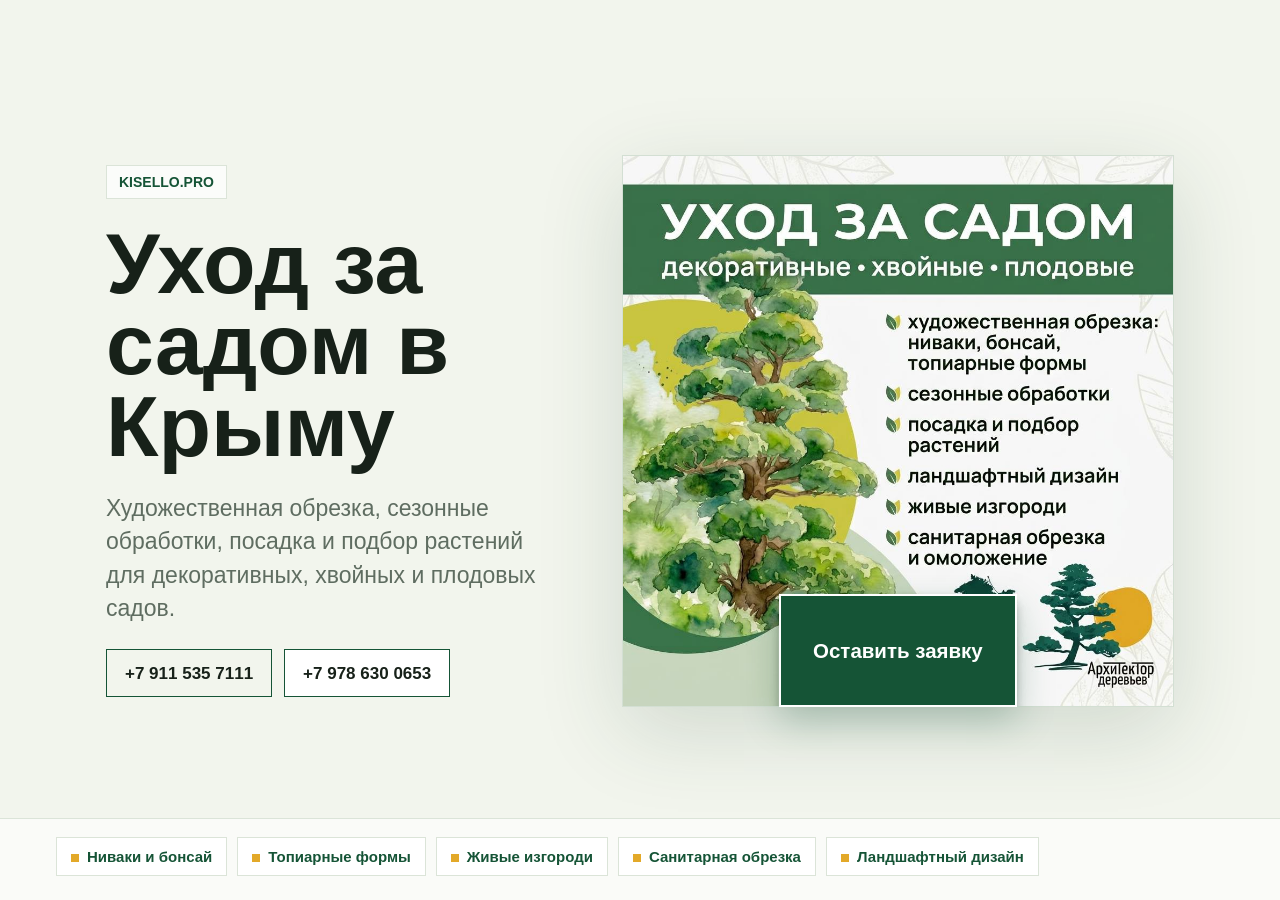
<file: index.html>
<!doctype html>
<html lang="ru">
<head>
  <meta charset="utf-8">
  <meta name="viewport" content="width=device-width, initial-scale=1">
  <meta name="description" content="Kisello.PRO - уход за садом, декоративными, хвойными и плодовыми растениями.">
  <title>Kisello.PRO - уход за садом</title>
  <link rel="stylesheet" href="styles.css">
</head>
<body>
  <main class="page-shell">
    <section class="hero" aria-label="Kisello.PRO">
      <div class="hero-copy">
        <p class="eyebrow">Kisello.PRO</p>
        <h1>Уход за садом в Крыму</h1>
        <p class="lead">Художественная обрезка, сезонные обработки, посадка и подбор растений для декоративных, хвойных и плодовых садов.</p>
        <div class="actions" aria-label="Контакты">
          <a class="phone-action" href="tel:+79115357111">+7 911 535 7111</a>
          <a class="secondary-action" href="tel:+79786300653">+7 978 630 0653</a>
        </div>
      </div>

      <figure class="poster">
        <img src="assets/placeholder.jpeg" alt="Уход за садом: декоративные, хвойные, плодовые. Kisello.PRO">
        <a class="poster-action" href="https://max.ru/u/f9LHodD0cOKmEEXdV9DIoEPJiffPhOguxo5fuCnsmpPTBM0ATQYbMcMLMM8" target="_blank" rel="noopener">Оставить заявку</a>
      </figure>
    </section>

    <section class="service-strip" aria-label="Услуги">
      <span>Ниваки и бонсай</span>
      <span>Топиарные формы</span>
      <span>Живые изгороди</span>
      <span>Санитарная обрезка</span>
      <span>Ландшафтный дизайн</span>
    </section>
  </main>
</body>
</html>
</file>
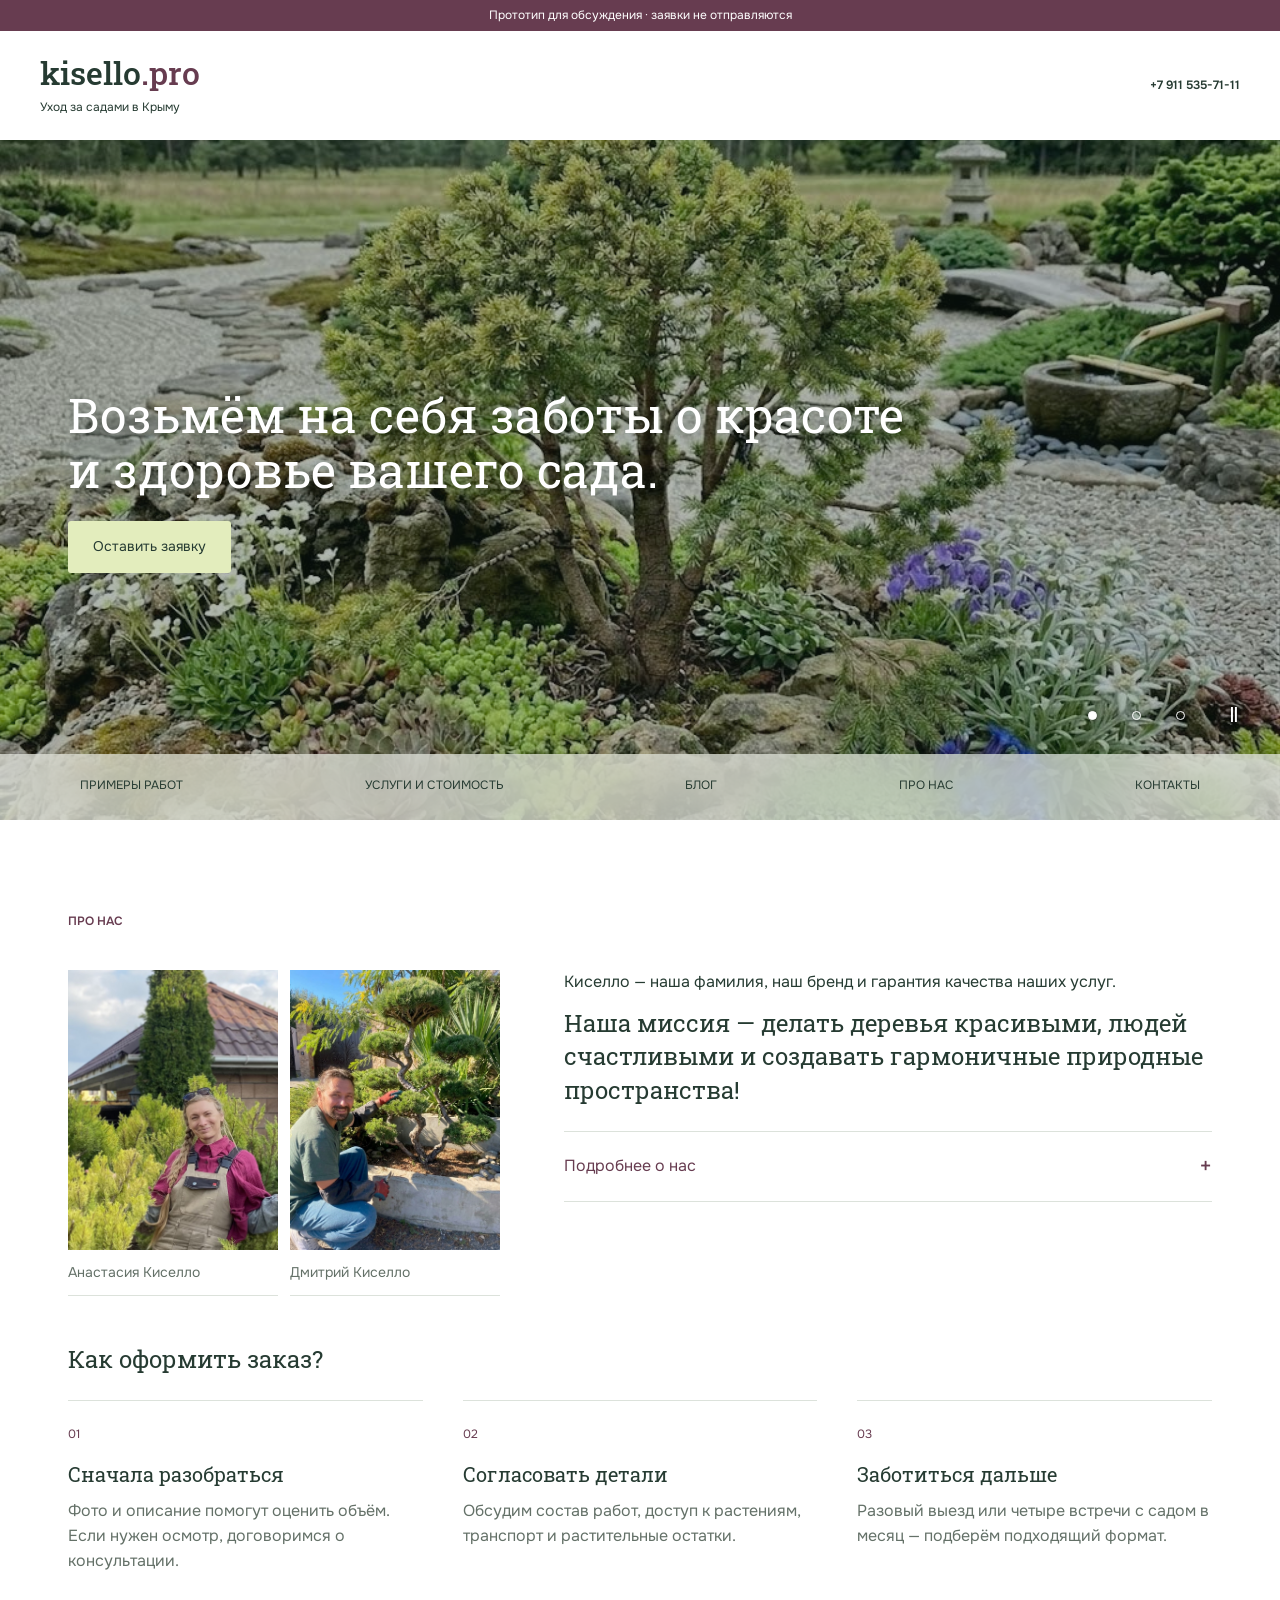
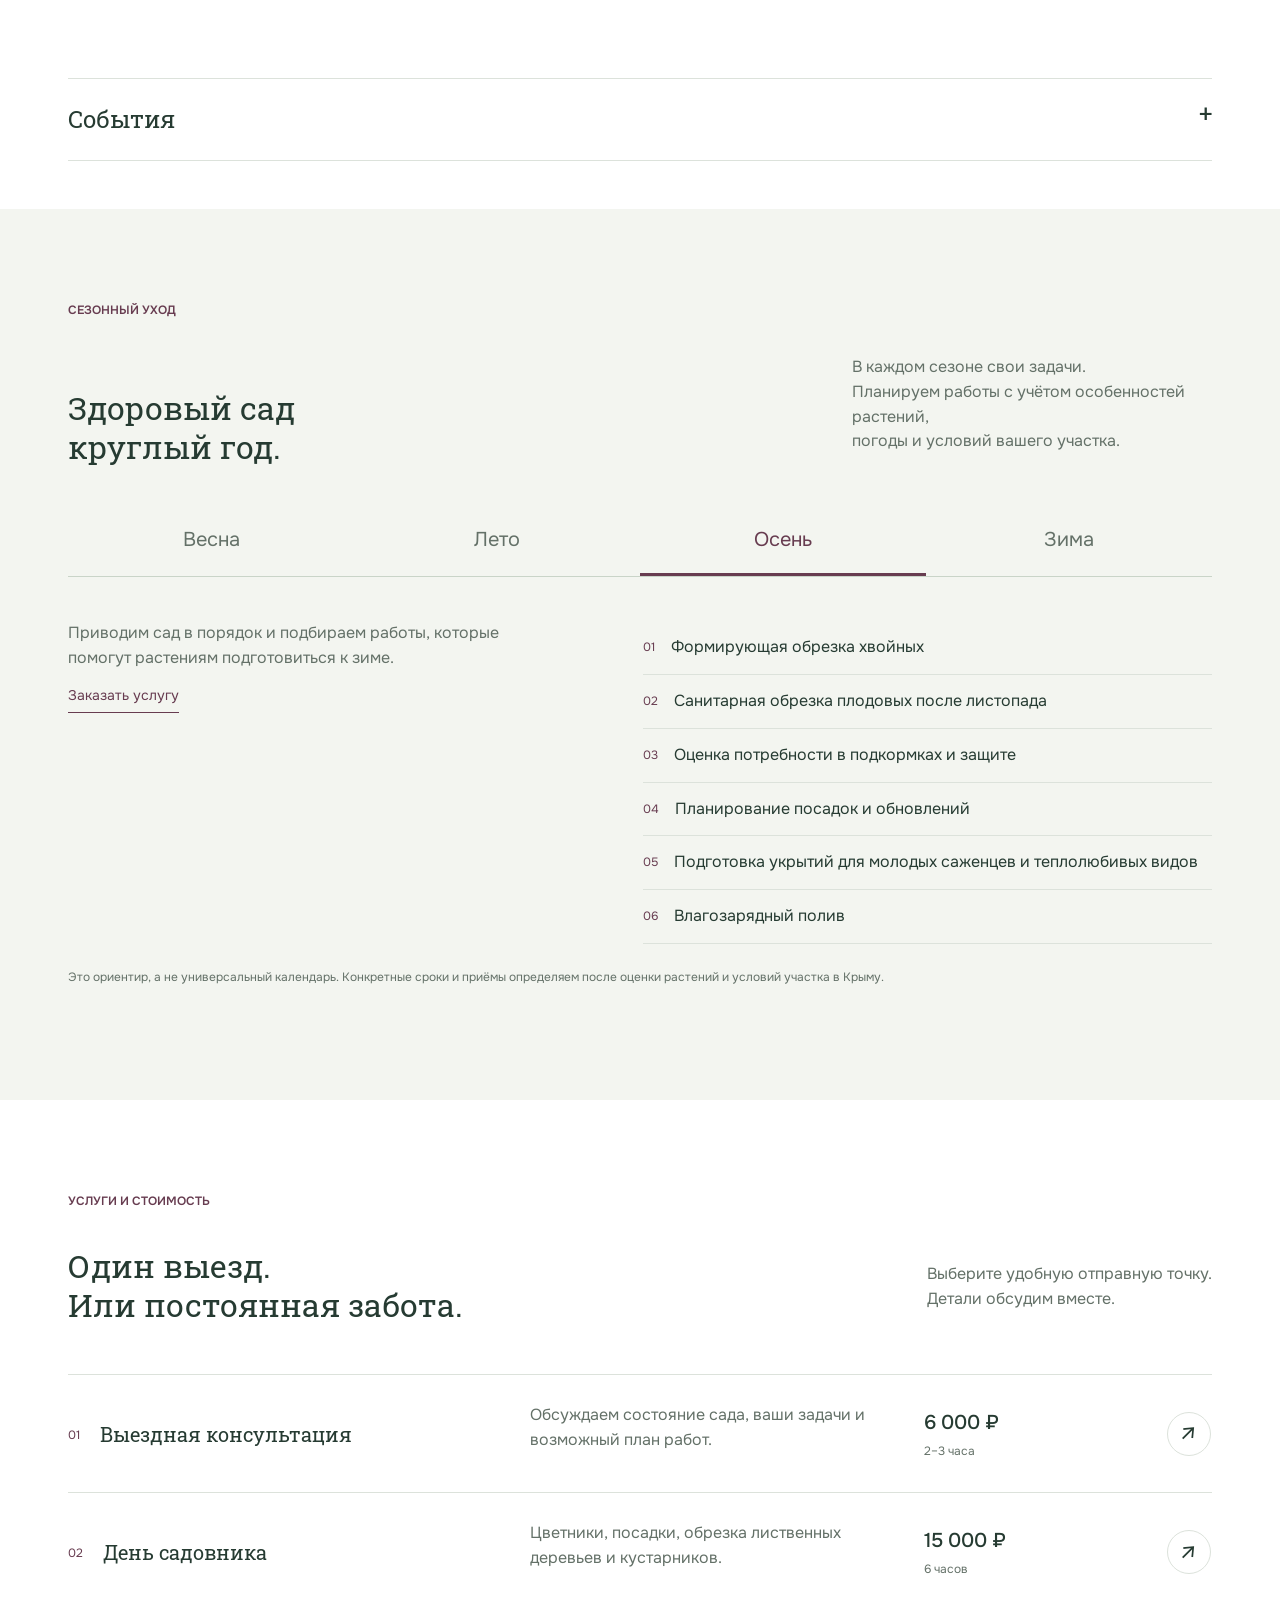
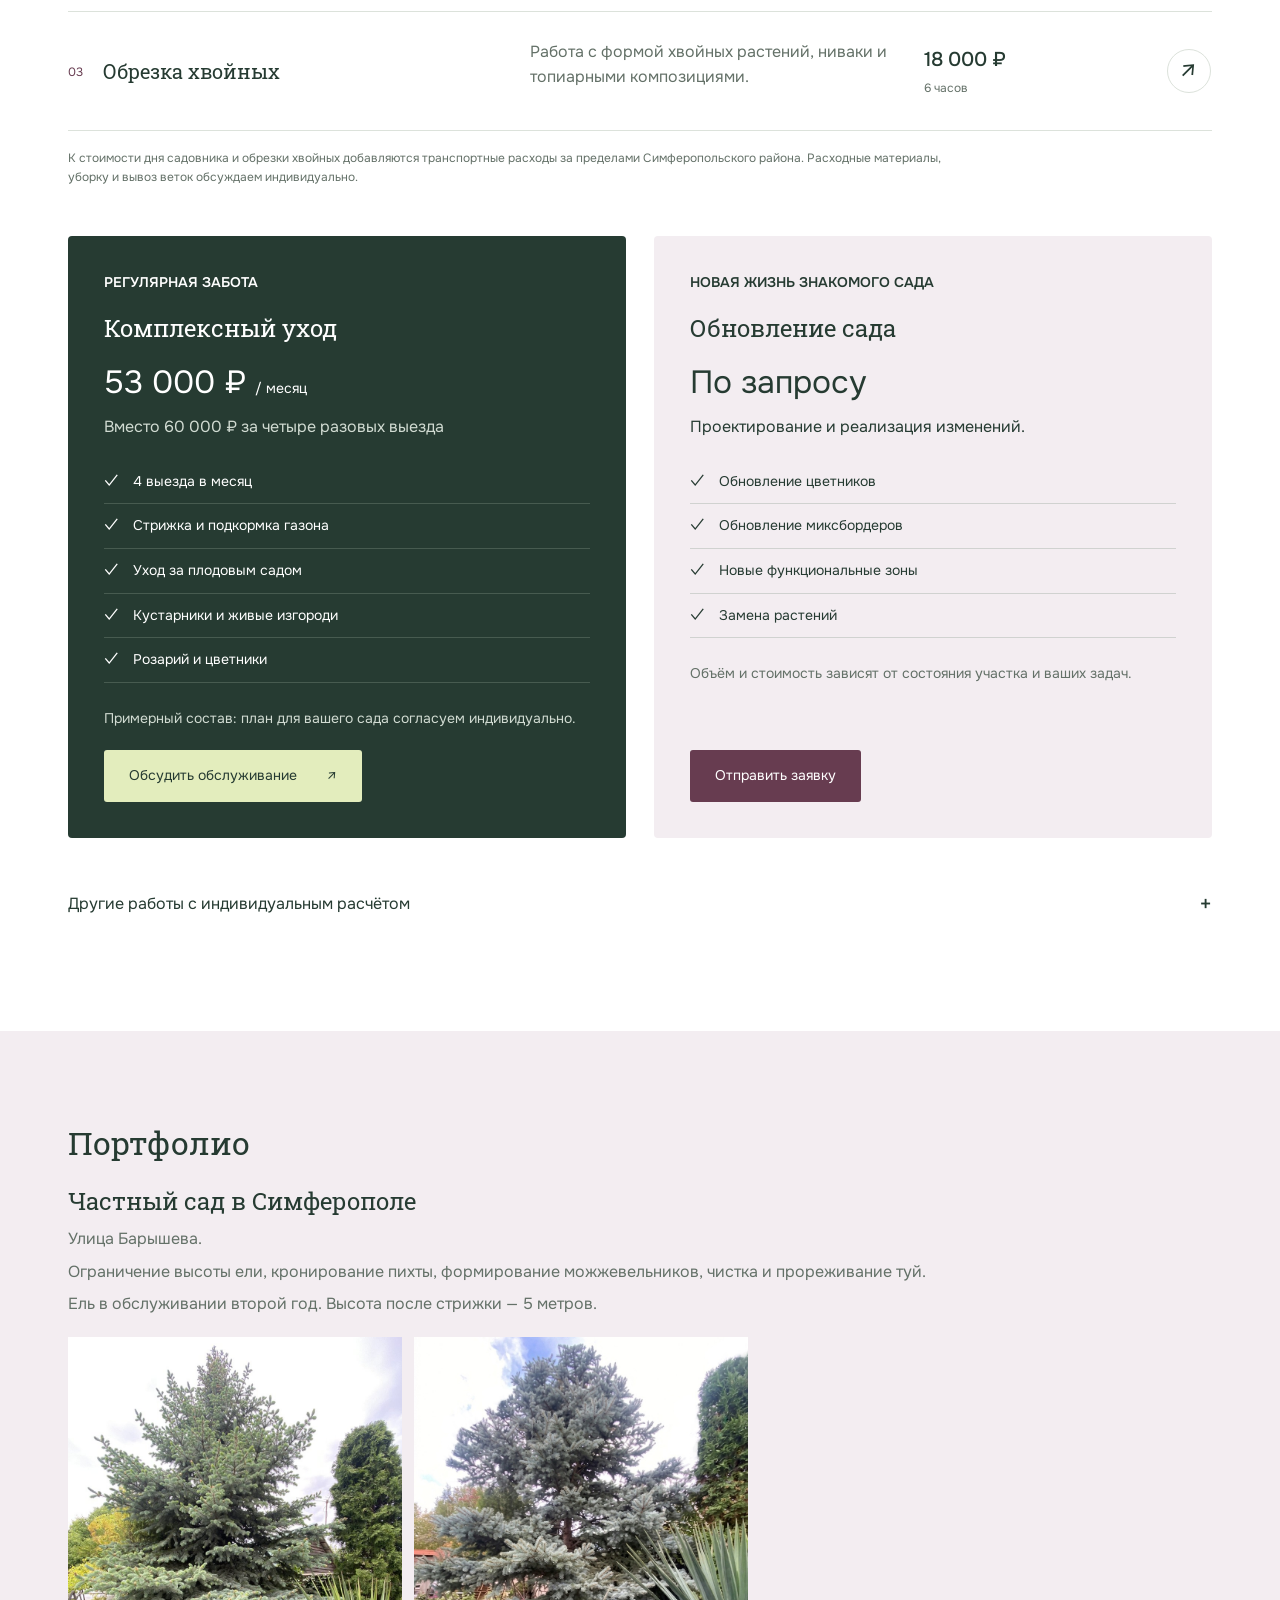
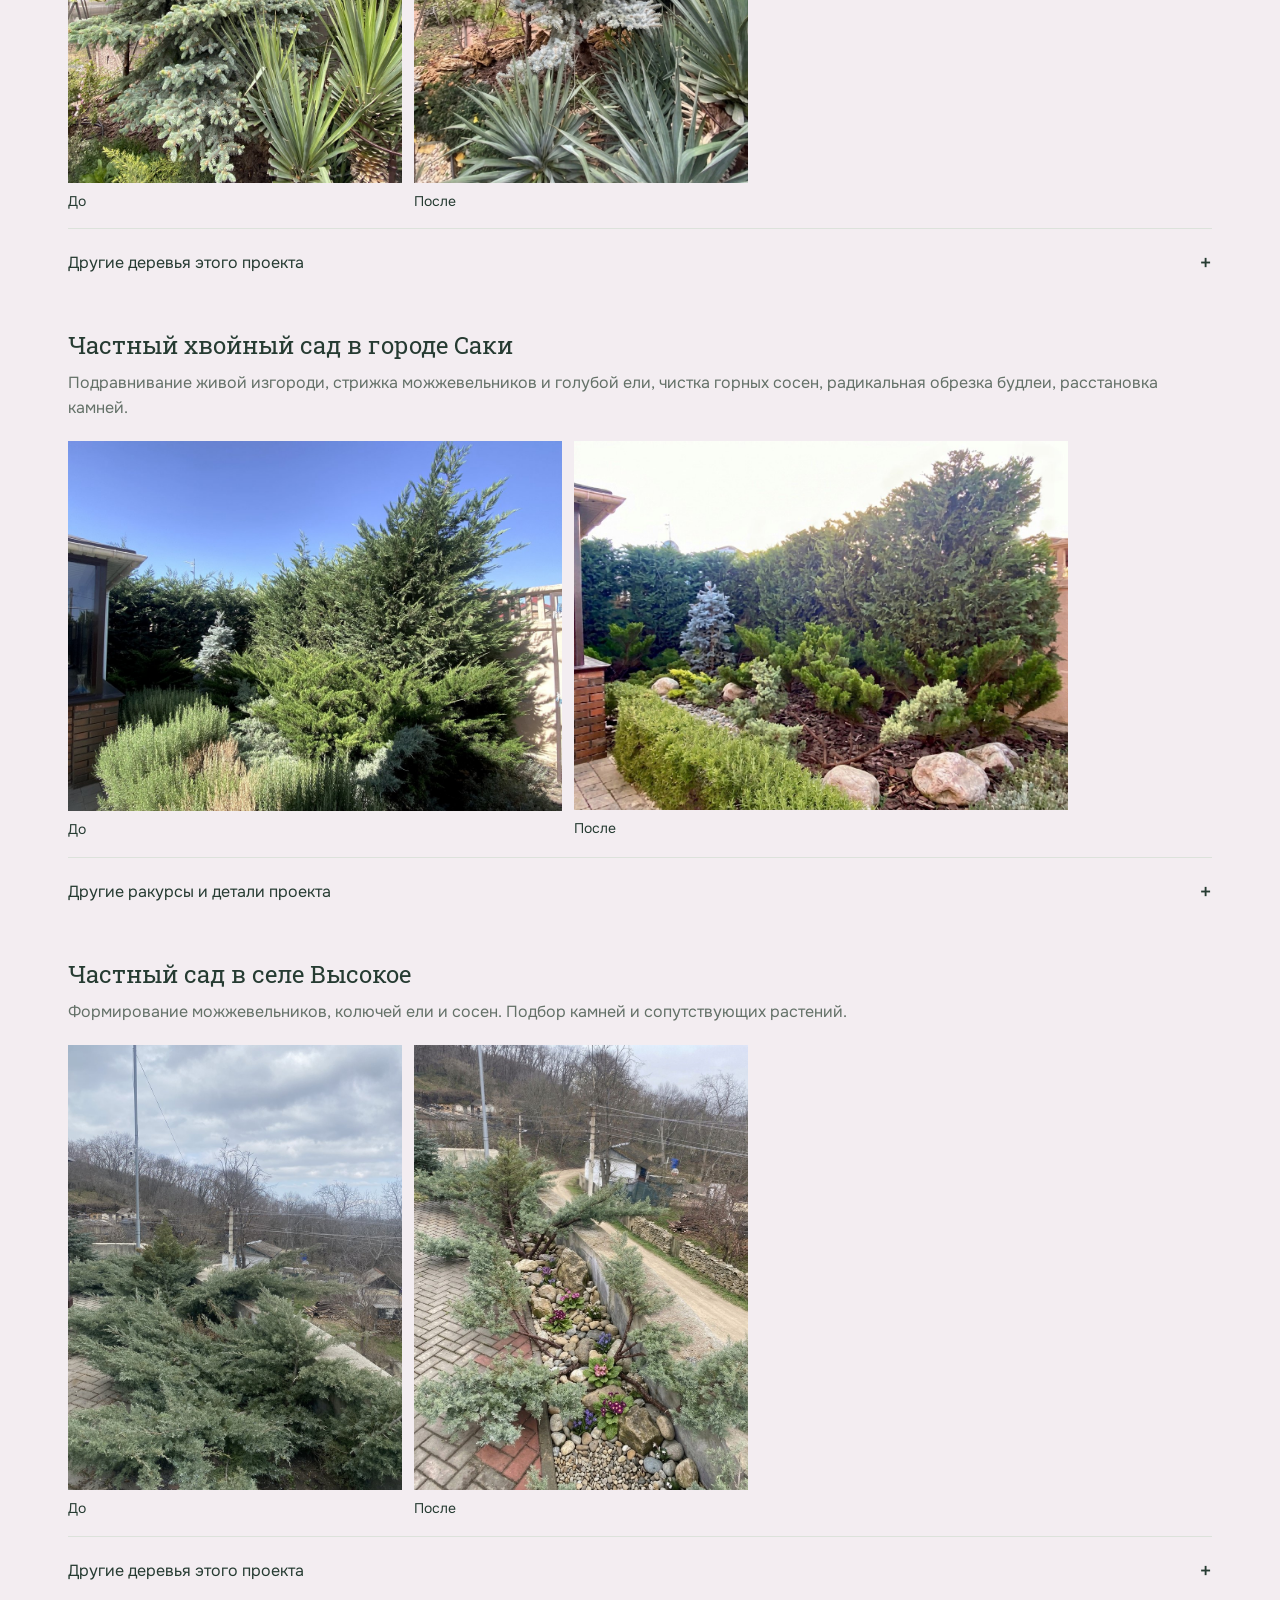
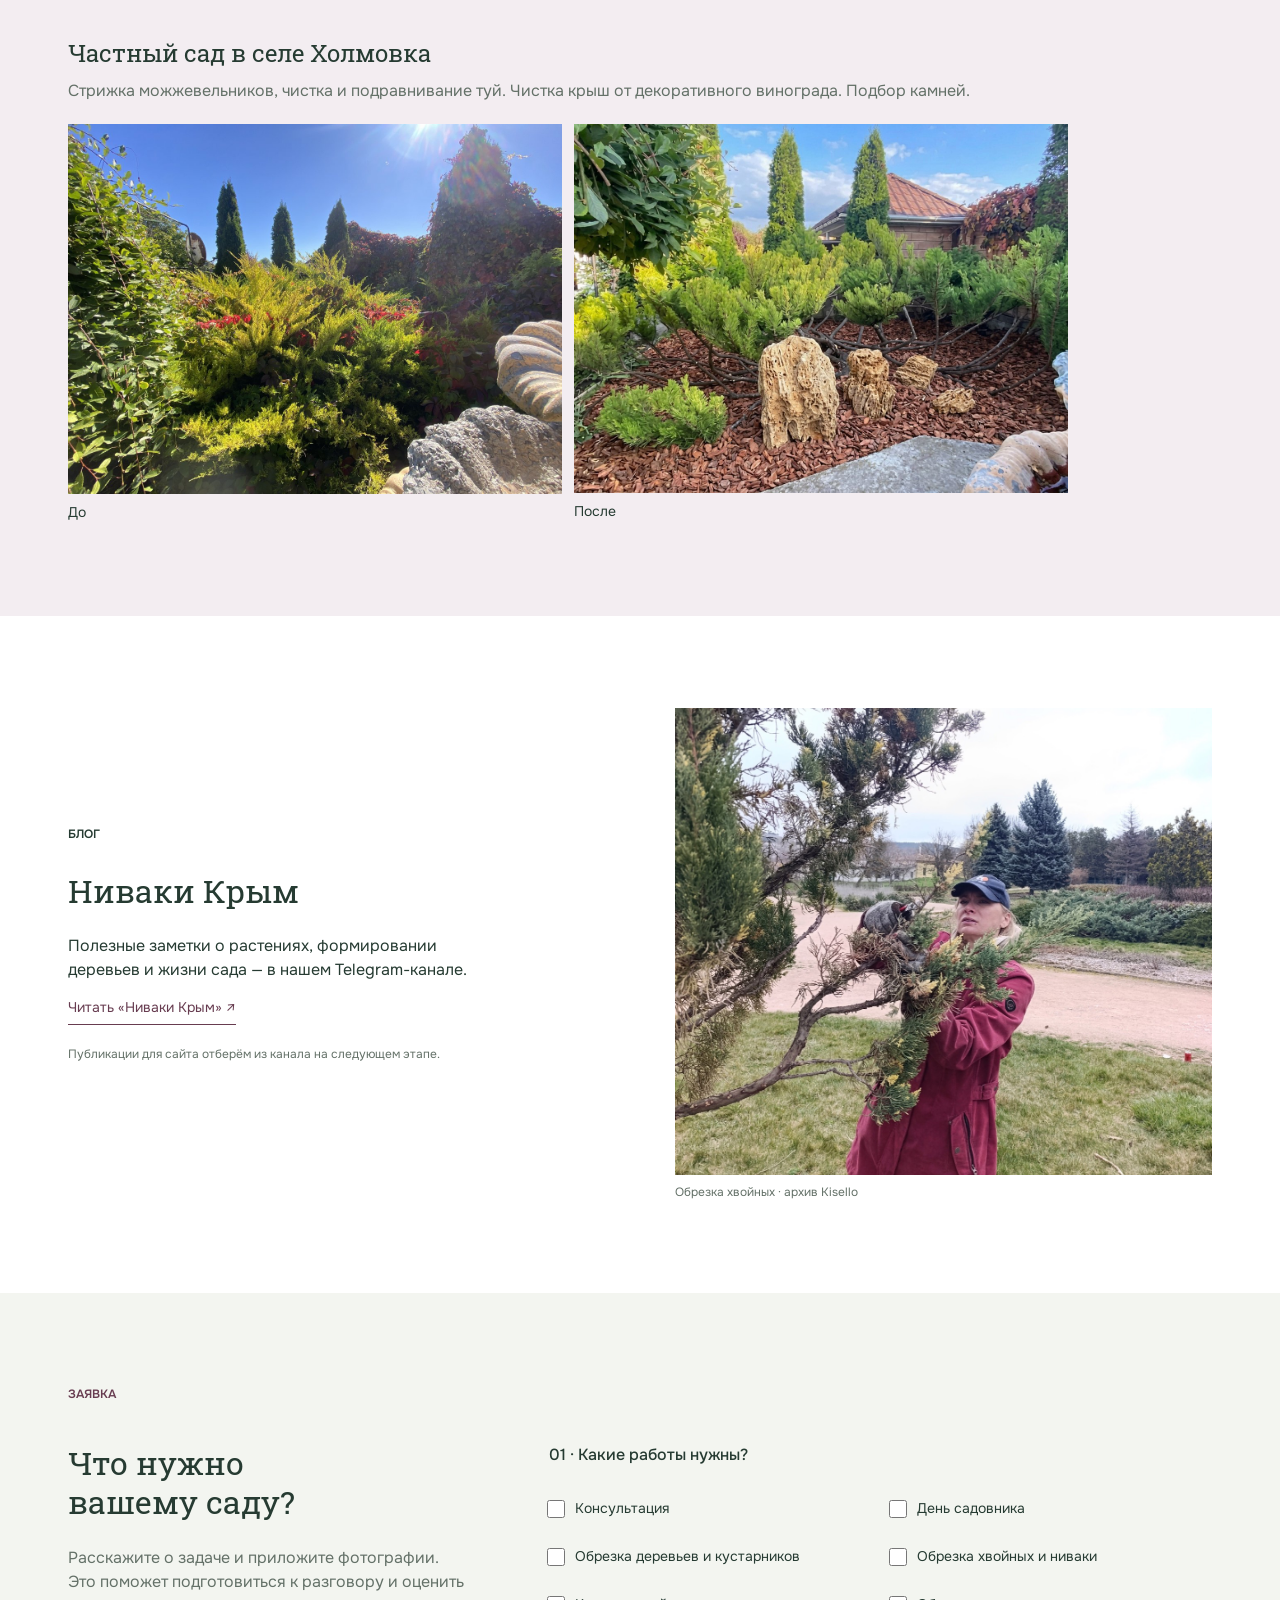
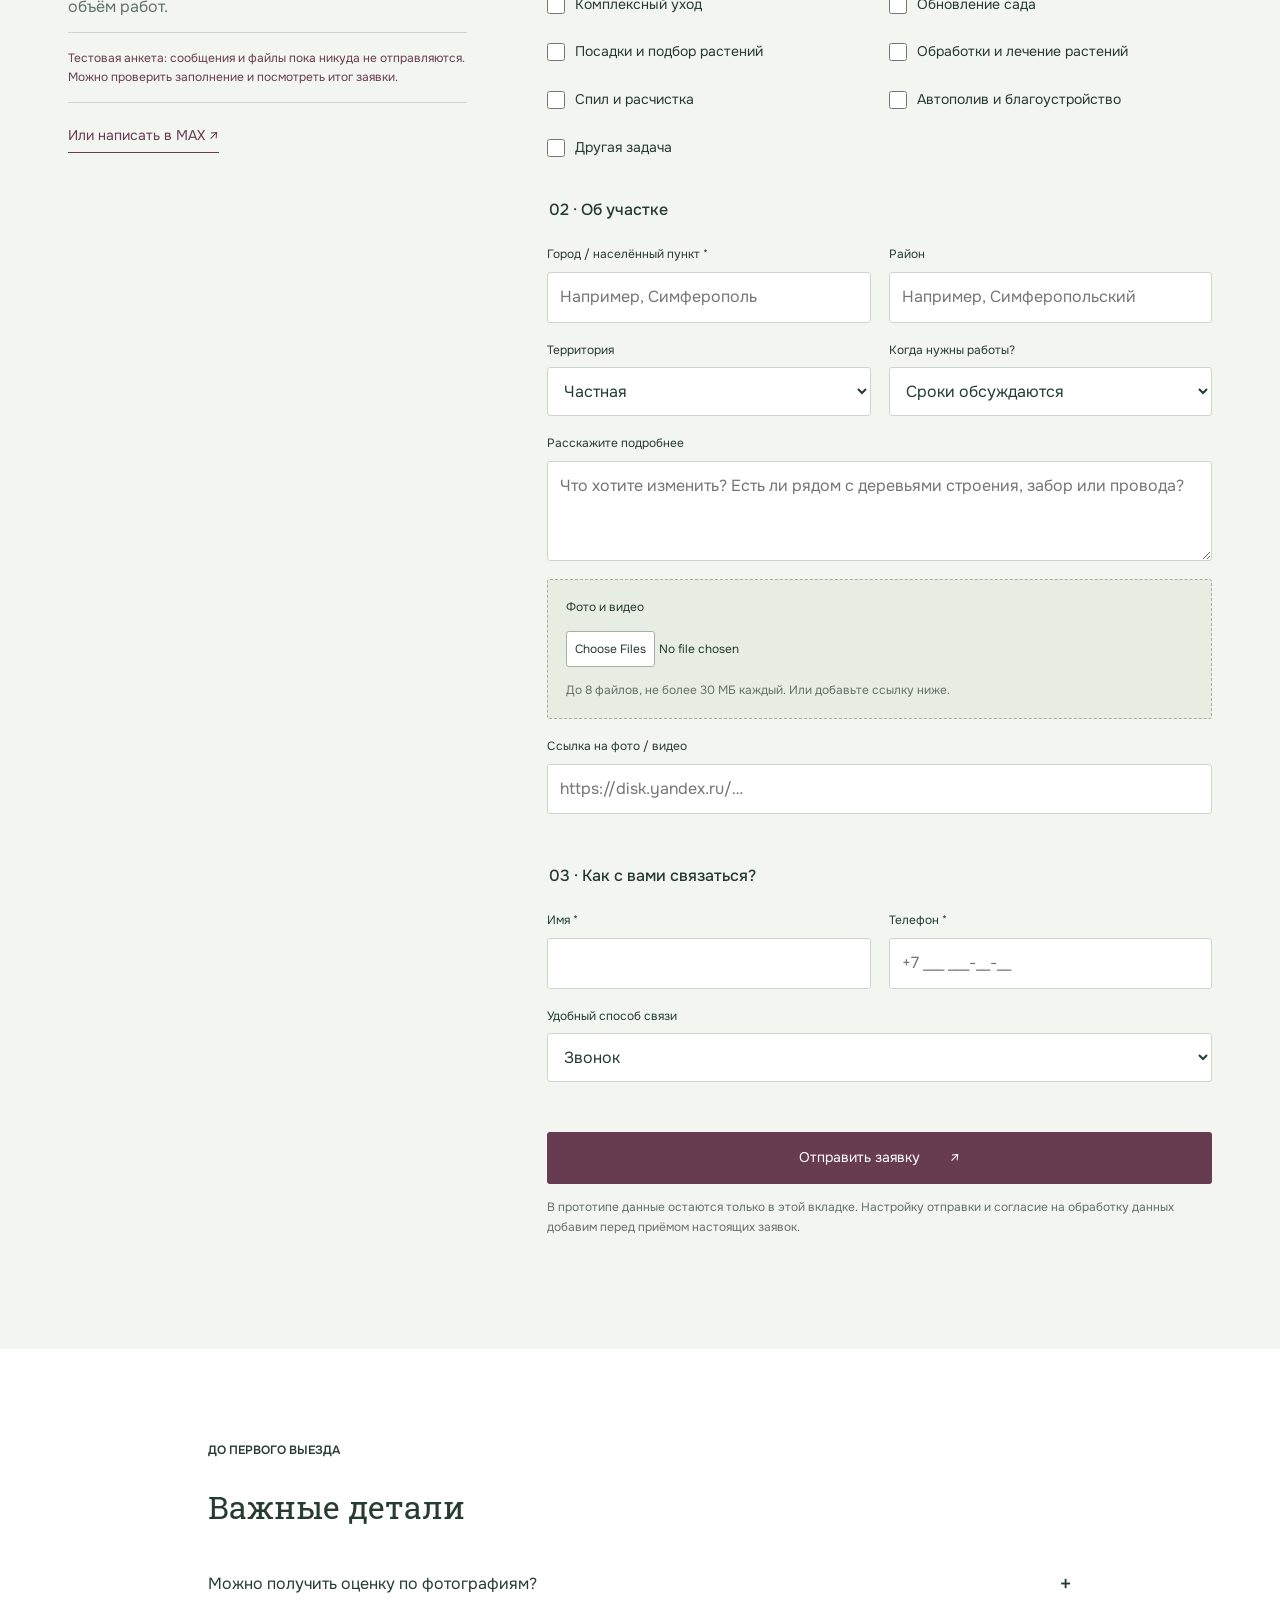
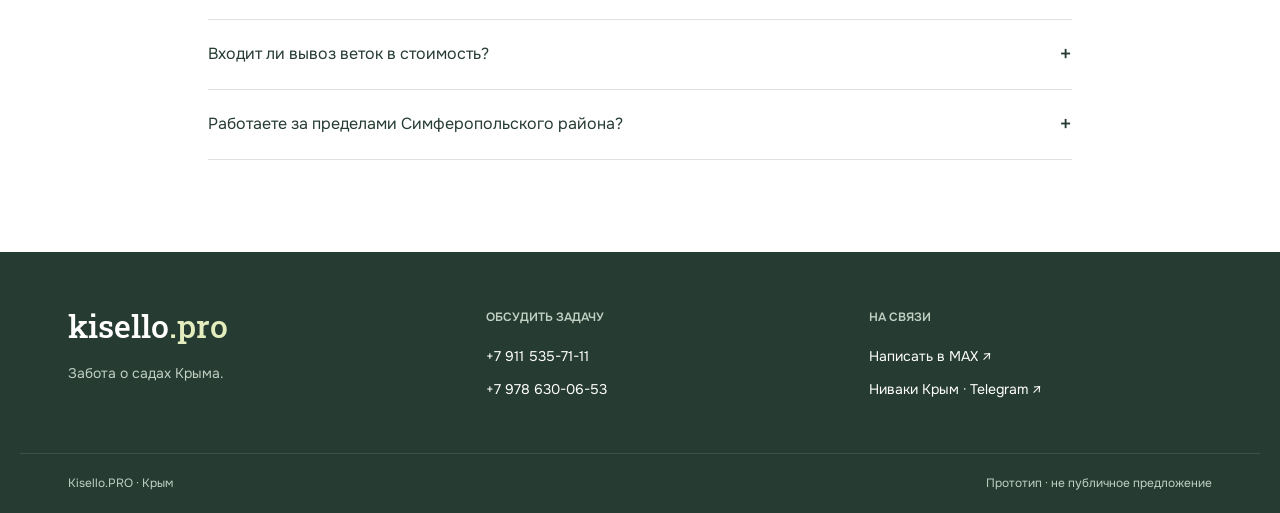
<file: prototype/index.html>
<!doctype html>
<html lang="ru">
<head>
  <meta charset="utf-8">
  <meta name="viewport" content="width=device-width, initial-scale=1">
  <meta name="robots" content="noindex,nofollow,noarchive">
  <title>Kisello — забота о саде в Крыму</title>
  <link rel="preconnect" href="https://fonts.googleapis.com">
  <link rel="preconnect" href="https://fonts.gstatic.com" crossorigin>
  <link href="https://fonts.googleapis.com/css2?family=Onest:wght@400;500;600;700&family=Roboto+Slab:wght@400;500;600&display=swap" rel="stylesheet">
  <link rel="stylesheet" href="styles.css?v=20261127-type-scale">
  <script src="app.js?v=20261127-anastasia-edits" defer></script>
</head>
<body>
  <div class="preview-label">Прототип для обсуждения · заявки не отправляются</div>
  <header class="header">
    <a class="brand" href="#home" aria-label="Kisello, в начало">kisello<span>.pro</span><small>Уход за садами в Крыму</small></a>
    <a class="header-phone" href="tel:+79115357111">+7 911 535-71-11</a>
  </header>
  <main>
    <section class="hero" id="home">
      <div class="hero-media" data-hero-media="slideshow">
        <img class="hero-image is-active" src="assets/hero-japanese-garden.jpg" alt="Сосна, камни и цветущие растения в японском саду" fetchpriority="high" style="--desktop-position:50% 50%;--mobile-position:52% 50%">
        <img class="hero-image" src="assets/hero-spruce.jpg" alt="Сформированная ель в каменистой композиции" decoding="async" style="--desktop-position:50% 50%;--mobile-position:50% 50%">
        <img class="hero-image" src="assets/hero-dana.jpg" alt="Сад камней Дана Центра на фоне крымских гор" decoding="async" style="--desktop-position:50% 55%;--mobile-position:64% 50%">
      </div>
      <div class="hero-copy">
        <h1>Возьмём на себя заботы о красоте и здоровье вашего сада.</h1>
        <a class="button button-light" href="#request">Оставить заявку</a>
      </div>
      <div class="hero-slideshow-controls" role="group" aria-label="Фотографии на первом экране" hidden>
        <div class="hero-slide-selectors">
          <button type="button" data-hero-slide="0" aria-label="Фотография 1" aria-pressed="true"></button>
          <button type="button" data-hero-slide="1" aria-label="Фотография 2" aria-pressed="false"></button>
          <button type="button" data-hero-slide="2" aria-label="Фотография 3" aria-pressed="false"></button>
        </div>
        <button type="button" class="hero-slideshow-toggle" aria-label="Приостановить смену фотографий" title="Приостановить смену фотографий"><span aria-hidden="true">Ⅱ</span></button>
      </div>
    </section>
    <nav id="navigation" class="section-navigation" aria-label="Основная навигация">
      <div class="wrap section-navigation-links">
        <a href="#works">Примеры работ</a><a href="#services">Услуги и стоимость</a><a href="#journal">Блог</a><a href="#about">Про нас</a><a href="#contacts">Контакты</a>
      </div>
    </nav>

    <section class="section wrap" id="about">
      <div class="section-top"><p class="eyebrow">Про нас</p></div>
      <div class="about-grid">
        <div class="about-team">
          <figure class="about-portrait">
            <img class="about-team-photo" src="assets/portfolio/team.jpg" alt="Анастасия Киселло среди хвойных" loading="lazy">
            <figcaption>Анастасия Киселло</figcaption>
          </figure>
          <figure class="about-portrait">
            <img class="about-team-photo about-team-photo-dima" src="assets/portfolio/dima-pine.jpg" alt="Дмитрий Киселло рядом с сосной ниваки" loading="lazy">
            <figcaption>Дмитрий Киселло</figcaption>
          </figure>
        </div>
        <div class="about-copy">
          <p>Киселло — наша фамилия, наш бренд и гарантия качества наших услуг.</p>
          <p class="about-mission">Наша миссия — делать деревья красивыми, людей счастливыми и создавать гармоничные природные пространства!</p>
          <details class="about-details">
            <summary>Подробнее о нас</summary>
          <p>Мы учились на курсе «Архитектор Деревьев» мастерской «Ниваки и бонсай Андрея Дарусенкова», а также у Дмитрия Звонка, Александра Задоркина, Александра Толоконникова и в «Школе чаирного садоводства» Дмитрия Соколова. Регулярно повышаем квалификацию, участвуем в профильных мероприятиях, развиваем насмотренность в путешествиях и ведём канал <a class="text-link" href="https://t.me/niwaki_krym" target="_blank" rel="noopener">«Ниваки Крым»</a>.</p>
          <p>Доверяя нам заботу о растениях, вы можете быть уверены, что садом занимаются профессионалы своего дела.</p>
          <p>В работе мы используем остро заточенные японские инструменты, которые оставляют чистые и ровные срезы для быстрого заживления и восстановления растений. Регулярно чистим и обрабатываем инструменты перед работой с каждым деревом.</p>
          <p>Художественная обрезка, ниваки, живые изгороди, плодовые сады и дизайн цветников. К нам можно обратиться за отдельной услугой или регулярным уходом.</p>
          <p>Уточним задачу: что сохранить, что изменить, сколько внимания вы сами готовы уделить саду. Состав работ, способ оплаты и условия согласуем заранее.</p>
          <a class="text-link" href="#request">Заказать услугу</a>
          </details>
        </div>
      </div>
      <h3 class="order-steps-heading">Как оформить заказ?</h3>
      <div class="principles" aria-label="Этапы оформления заказа"><div><span>01</span><h3>Сначала разобраться</h3><p>Фото и описание помогут оценить объём. Если нужен осмотр, договоримся о консультации.</p></div><div><span>02</span><h3>Согласовать детали</h3><p>Обсудим состав работ, доступ к растениям, транспорт и растительные остатки.</p></div><div><span>03</span><h3>Заботиться дальше</h3><p>Разовый выезд или четыре встречи с садом в месяц — подберём подходящий формат.</p></div></div>
    </section>

    <section class="wrap events-section" id="events" aria-label="События">
      <details class="events-details">
        <summary>События</summary>
        <p>Мастер-классы, выставки и конференции.</p>
        <a class="text-link" href="https://t.me/niwaki_krym" target="_blank" rel="noopener">Новости «Ниваки Крым»</a>
      </details>
    </section>

    <section class="care-band" id="care"><div class="wrap section">
      <div class="section-top"><p class="eyebrow">Сезонный уход</p></div>
      <div class="heading-row"><h2>Здоровый сад<br>круглый год.</h2><p>В каждом сезоне свои задачи.<br>Планируем работы с учётом особенностей растений,<br>погоды и условий вашего участка.</p></div>
      <div class="season-tabs" role="tablist" aria-label="Сезоны"><button id="tab-spring" role="tab" aria-selected="false" aria-controls="season-panel" data-season="spring">Весна</button><button id="tab-summer" role="tab" aria-selected="false" aria-controls="season-panel" data-season="summer" tabindex="-1">Лето</button><button id="tab-autumn" role="tab" aria-selected="true" aria-controls="season-panel" data-season="autumn" tabindex="0">Осень</button><button id="tab-winter" role="tab" aria-selected="false" aria-controls="season-panel" data-season="winter" tabindex="-1">Зима</button></div>
      <div class="season-content" id="season-panel" role="tabpanel" aria-labelledby="tab-autumn"><div><p id="season-copy"></p><a class="text-link" href="#request" data-service="Комплексный уход">Заказать услугу</a></div><div id="season-list"></div></div>
      <p class="fineprint">Это ориентир, а не универсальный календарь. Конкретные сроки и приёмы определяем после оценки растений и условий участка в Крыму.</p>
    </div></section>

    <section class="section wrap" id="services"><div class="section-top"><p class="eyebrow">Услуги и стоимость</p></div><div class="heading-row"><h2>Один выезд.<br>Или постоянная забота.</h2><p>Выберите удобную отправную точку.<br>Детали обсудим вместе.</p></div>
      <div class="price-list">
        <article class="price-row"><div class="price-title"><span>01</span><h3>Выездная консультация</h3></div><p>Обсуждаем состояние сада, ваши задачи и возможный план работ.</p><div class="price"><strong>6 000 ₽</strong><span>2–3 часа</span></div><a href="#request" class="round-link" data-service="Консультация" aria-label="Заявка на консультацию">↗</a></article>
        <article class="price-row"><div class="price-title"><span>02</span><h3>День садовника</h3></div><p>Цветники, посадки, обрезка лиственных деревьев и кустарников.</p><div class="price"><strong>15 000 ₽</strong><span>6 часов</span></div><a href="#request" class="round-link" data-service="День садовника" aria-label="Заявка на день садовника">↗</a></article>
        <article class="price-row"><div class="price-title"><span>03</span><h3>Обрезка хвойных</h3></div><p>Работа с формой хвойных растений, ниваки и топиарными композициями.</p><div class="price"><strong>18 000 ₽</strong><span>6 часов</span></div><a href="#request" class="round-link" data-service="Обрезка хвойных и ниваки" aria-label="Заявка на обрезку хвойных">↗</a></article>
      </div><p class="fineprint">К стоимости дня садовника и обрезки хвойных добавляются транспортные расходы за пределами Симферопольского района. Расходные материалы, уборку и вывоз веток обсуждаем индивидуально.</p>
      <div class="offer-grid"><article class="offer recurring"><p class="eyebrow">Регулярная забота</p><h3>Комплексный уход</h3><div class="offer-price">53 000 ₽ <small>/ месяц</small></div><p class="old-price">Вместо 60 000 ₽ за четыре разовых выезда</p><ul><li>4 выезда в месяц</li><li>Стрижка и подкормка газона</li><li>Уход за плодовым садом</li><li>Кустарники и живые изгороди</li><li>Розарий и цветники</li></ul><p class="fineprint">Примерный состав: план для вашего сада согласуем индивидуально.</p><a class="button button-light" href="#request" data-service="Комплексный уход">Обсудить обслуживание <span aria-hidden="true">↗</span></a></article>
      <article class="offer renewal"><p class="eyebrow">Новая жизнь знакомого сада</p><h3>Обновление сада</h3><div class="offer-price">По запросу</div><p>Проектирование и реализация изменений.</p><ul><li>Обновление цветников</li><li>Обновление миксбордеров</li><li>Новые функциональные зоны</li><li>Замена растений</li></ul><p class="fineprint">Объём и стоимость зависят от состояния участка и ваших задач.</p><a class="button" href="#request" data-service="Обновление сада">Отправить заявку</a></article></div>
      <details class="service-details"><summary>Другие работы с индивидуальным расчётом</summary><div><p>Спил деревьев, благоустройство, расчистка участков, проектирование автополива, сезонные обработки и ландшафтный дизайн.</p><a class="text-link" href="#request">Рассказать о задаче ↗</a></div></details>
    </section>

    <section class="works-band" id="works">
      <div class="wrap section">
        <h2>Портфолио</h2>
        <div class="project-grid">
          <article class="project project-featured">
            <h3>Частный сад в Симферополе</h3><p>Улица Барышева.</p>
            <p>Ограничение высоты ели, кронирование пихты, формирование можжевельников, чистка и прореживание туй.</p>
            <p>Ель в обслуживании второй год. Высота после стрижки — 5 метров.</p>
            <div class="project-photo-pair">
              <figure><img src="assets/portfolio/barysheva-before.jpg" alt="Ель в частном саду на улице Барышева до работ" loading="lazy" width="900" height="1200"><figcaption>До</figcaption></figure>
              <figure><img src="assets/portfolio/barysheva-after.jpg" alt="Ель в том же саду после работ" loading="lazy" width="864" height="1233"><figcaption>После</figcaption></figure>
            </div>
            <details>
              <summary>Другие деревья этого проекта</summary>
              <h4>Кронирование пихты</h4>
              <div class="project-photo-pair">
                <figure><img src="assets/portfolio/barysheva-fir-before.jpg" alt="Пихта у дома до кронирования" loading="lazy" width="900" height="1200"><figcaption>До</figcaption></figure>
                <figure><img src="assets/portfolio/barysheva-fir-after.jpg" alt="Пихта у дома после кронирования" loading="lazy" width="900" height="1200"><figcaption>После</figcaption></figure>
              </div>
              <h4>Формирование молодого можжевельника</h4>
              <div class="project-photo-pair">
                <figure><img src="assets/portfolio/barysheva-juniper-before.jpg" alt="Молодой можжевельник до формирования" loading="lazy" width="900" height="1200"><figcaption>До формирования</figcaption></figure>
                <figure><img src="assets/portfolio/barysheva-juniper-after.jpg" alt="Молодой можжевельник после двух сезонов формирования" loading="lazy" width="900" height="1200"><figcaption>После двух сезонов формирования</figcaption></figure>
              </div>
            </details>
          </article>
          <article class="project project-featured">
            <h3>Частный хвойный сад в городе Саки</h3>
            <p>Подравнивание живой изгороди, стрижка можжевельников и голубой ели, чистка горных сосен, радикальная обрезка будлеи, расстановка камней.</p>
              <div class="project-photo-pair project-photo-pair-landscape">
                <figure><img src="assets/portfolio/saki-1-before.jpg" alt="Хвойная композиция до работ в саду в Саках" loading="lazy" width="1200" height="900"><figcaption>До</figcaption></figure>
                <figure><img src="assets/portfolio/saki-1-after.jpg" alt="Хвойная композиция после работ в саду в Саках" loading="lazy" width="1200" height="900"><figcaption>После</figcaption></figure>
              </div>
            <details>
              <summary>Другие ракурсы и детали проекта</summary>
              <h4>Стрижка можжевельников</h4>
              <div class="project-photo-pair project-photo-pair-landscape">
                <figure><img src="assets/portfolio/saki-2-before.jpg" alt="Можжевельники у дома до работ в саду в Саках" loading="lazy" width="1200" height="900"><figcaption>До</figcaption></figure>
                <figure><img src="assets/portfolio/saki-2-after.jpg" alt="Можжевельники у дома после работ в саду в Саках" loading="lazy" width="1200" height="900"><figcaption>После</figcaption></figure>
              </div>
              <h4>Живая изгородь и будлея</h4>
              <div class="project-photo-pair project-photo-pair-landscape">
                <figure><img src="assets/portfolio/saki-3-before.jpg" alt="Посадки вдоль дорожки до работ в саду в Саках" loading="lazy" width="1200" height="900"><figcaption>До</figcaption></figure>
                <figure><img src="assets/portfolio/saki-3-after.jpg" alt="Посадки вдоль дорожки после работ в саду в Саках" loading="lazy" width="1200" height="900"><figcaption>После</figcaption></figure>
              </div>
              <h4>Хвойные вдоль ограды</h4>
              <div class="project-photo-pair">
                <figure><img src="assets/portfolio/saki-4-before.jpg" alt="Хвойные вдоль ограды до работ в саду в Саках" loading="lazy" width="900" height="1200"><figcaption>До</figcaption></figure>
                <figure><img src="assets/portfolio/saki-4-after.jpg" alt="Хвойные вдоль ограды после работ в саду в Саках" loading="lazy" width="900" height="1200"><figcaption>После</figcaption></figure>
              </div>
              <h4>Чистка горных сосен</h4>
              <div class="project-photo-pair">
                <figure><img src="assets/portfolio/saki-5-before.jpg" alt="Крона горной сосны до работ в саду в Саках" loading="lazy" width="900" height="1200"><figcaption>До</figcaption></figure>
                <figure><img src="assets/portfolio/saki-5-after.jpg" alt="Крона горной сосны после работ в саду в Саках" loading="lazy" width="900" height="1200"><figcaption>После</figcaption></figure>
              </div>
            </details>
          </article>
          <article class="project project-featured">
            <h3>Частный сад в селе Высокое</h3>
            <p>Формирование можжевельников, колючей ели и сосен. Подбор камней и сопутствующих растений.</p>
            <div class="project-photo-pair">
              <figure><img src="assets/portfolio/vysokoe-1-before.jpg" alt="Можжевельники в саду в Высоком до формирования" loading="lazy" width="900" height="1200"><figcaption>До</figcaption></figure>
              <figure><img src="assets/portfolio/vysokoe-1-after.jpg" alt="Можжевельники, камни и сопутствующие растения после работ" loading="lazy" width="896" height="1195"><figcaption>После</figcaption></figure>
            </div>
            <details>
              <summary>Другие деревья этого проекта</summary>
              <h4>Формирование колючей ели</h4>
              <div class="project-photo-pair">
                <figure><img src="assets/portfolio/vysokoe-2-before.jpg" alt="Колючая ель в саду в Высоком до формирования" loading="lazy" width="900" height="1200"><figcaption>До</figcaption></figure>
                <figure><img src="assets/portfolio/vysokoe-2-after.jpg" alt="Колючая ель после формирования с камнями и сопутствующими растениями" loading="lazy" width="896" height="1173"><figcaption>После</figcaption></figure>
              </div>
            </details>
          </article>
          <article class="project project-featured">
            <h3>Частный сад в селе Холмовка</h3>
            <p>Стрижка можжевельников, чистка и подравнивание туй. Чистка крыш от декоративного винограда. Подбор камней.</p>
            <div class="project-photo-pair project-photo-pair-landscape">
              <figure><img src="assets/portfolio/holmovka-before.jpg" alt="Можжевельники и туи в частном саду в Холмовке до работ" loading="lazy" width="1200" height="900"><figcaption>До</figcaption></figure>
              <figure><img src="assets/portfolio/holmovka-after.jpg" alt="Сформированные можжевельники, туи и камни в саду в Холмовке после работ" loading="lazy" width="1200" height="896"><figcaption>После</figcaption></figure>
            </div>
          </article>
        </div>
      </div>
    </section>

    <section class="section wrap journal" id="journal"><div><p class="eyebrow">Блог</p><h2>Ниваки Крым</h2><p>Полезные заметки о растениях, формировании деревьев и жизни сада — в нашем Telegram-канале.</p><a class="text-link" href="https://t.me/niwaki_krym" target="_blank" rel="noopener">Читать «Ниваки Крым» ↗</a><p class="fineprint">Публикации для сайта отберём из канала на следующем этапе.</p></div><figure><img class="journal-process-photo" src="assets/portfolio/process.jpg" alt="Обрезка хвойного дерева в саду" loading="lazy"><figcaption>Обрезка хвойных · архив Kisello</figcaption></figure></section>

    <section class="request-band" id="request"><div class="wrap section"><div class="section-top"><p class="eyebrow">Заявка</p></div><div class="request-layout"><div class="request-intro"><h2>Что нужно <br>вашему саду?</h2><p>Расскажите о задаче и приложите фотографии. Это поможет подготовиться к разговору и оценить объём работ.</p><p class="demo-note">Тестовая анкета: сообщения и файлы пока никуда не отправляются. Можно проверить заполнение и посмотреть итог заявки.</p><a class="text-link" href="https://max.ru/u/f9LHodD0cOKmEEXdV9DIoEPJiffPhOguxo5fuCnsmpPTBM0ATQYbMcMLMM8" target="_blank" rel="noopener">Или написать в MAX ↗</a></div>
      <form id="request-form">
        <fieldset><legend>01 · Какие работы нужны?</legend><div class="service-choices" id="service-choices"></div><p class="field-error" id="service-error" role="alert" hidden>Выберите хотя бы одну услугу.</p></fieldset>
        <fieldset><legend>02 · Об участке</legend><div class="form-grid"><label>Город / населённый пункт *<input name="city" required autocomplete="address-level2" placeholder="Например, Симферополь"></label><label>Район<input name="district" placeholder="Например, Симферопольский"></label><label>Территория<select name="territory"><option>Частная</option><option>Общественная</option><option>Другая</option></select></label><label>Когда нужны работы?<select name="timing"><option>Сроки обсуждаются</option><option>Как можно скорее</option><option>В этом месяце</option><option>Есть конкретная дата</option></select></label><label id="date-field" hidden>Желаемая дата<input type="date" name="date"></label></div>
        <div id="tree-fields" hidden><div class="form-grid"><label>Сколько деревьев?<input name="trees" type="number" min="0" max="100000" placeholder="Не знаете? Оставьте пустым"></label><label>Сколько кустарников?<input name="shrubs" type="number" min="0" max="100000" placeholder="Можно оценить по фото"></label></div><label>Как можно добраться до ветвей?<select name="access"><option>Не знаю, нужна оценка специалиста</option><option>Можно работать с земли</option><option>Предположительно нужна лестница</option><option>Предположительно нужно дополнительное оборудование</option></select></label><label>Нужен ли вывоз растительных остатков?<select name="waste"><option>Нужно обсудить</option><option>Да, нужен вывоз</option><option>Нет, оставить на участке</option><option>Нужно измельчение</option></select></label></div>
        <label>Расскажите подробнее<textarea name="description" rows="3" placeholder="Что хотите изменить? Есть ли рядом с деревьями строения, забор или провода?"></textarea></label>
        <label class="upload">Фото и видео<input id="attachments" type="file" multiple accept="image/*,video/*"><span>До 8 файлов, не более 30 МБ каждый. Или добавьте ссылку ниже.</span></label><div id="file-list" aria-live="polite"></div><p id="file-error" class="field-error" role="alert" hidden></p><label>Ссылка на фото / видео<input type="url" name="mediaLink" placeholder="https://disk.yandex.ru/…"></label></fieldset>
        <fieldset><legend>03 · Как с вами связаться?</legend><div class="form-grid"><label>Имя *<input name="name" autocomplete="given-name" required></label><label>Телефон *<input type="tel" name="phone" autocomplete="tel" required placeholder="+7 ___ ___-__-__" pattern="[+0-9 ()\-]{10,22}"></label></div><label>Удобный способ связи<select name="contact"><option>Звонок</option><option>MAX</option><option>Telegram</option></select></label><label id="telegram-field" hidden>Имя пользователя в Telegram<input name="telegram" placeholder="@username"></label></fieldset>
        <button class="button submit-button" type="submit">Отправить заявку <span aria-hidden="true">↗</span></button><p class="fineprint">В прототипе данные остаются только в этой вкладке. Настройку отправки и согласие на обработку данных добавим перед приёмом настоящих заявок.</p>
      </form></div></div></section>
    <section class="section wrap faq"><p class="eyebrow">До первого выезда</p><h2>Важные детали</h2><details><summary>Можно получить оценку по фотографиям?</summary><p>Фотографии помогают предварительно понять задачу. Если по ним недостаточно информации, обсудим осмотр участка. Окончательный состав работ и стоимость согласуем после уточнения деталей.</p></details><details><summary>Входит ли вывоз веток в стоимость?</summary><p>Расходники, уборка и вывоз растительных остатков обсуждаются индивидуально. Отметьте в заявке, нужен ли вывоз, чтобы учесть его при расчёте.</p></details><details><summary>Работаете за пределами Симферопольского района?</summary><p>Работаем по Крыму. Для дня садовника и обрезки хвойных за пределами Симферопольского района дополнительно учитываются транспортные расходы.</p></details></section>
  </main>
  <footer id="contacts"><div class="wrap footer-grid"><div><a class="brand" href="#home">kisello<span>.pro</span></a><p>Забота о садах Крыма.</p></div><div><p class="eyebrow">Обсудить задачу</p><a href="tel:+79115357111">+7 911 535-71-11</a><a href="tel:+79786300653">+7 978 630-06-53</a></div><div><p class="eyebrow">На связи</p><a href="https://max.ru/u/f9LHodD0cOKmEEXdV9DIoEPJiffPhOguxo5fuCnsmpPTBM0ATQYbMcMLMM8" target="_blank" rel="noopener">Написать в MAX ↗</a><a href="https://t.me/niwaki_krym" target="_blank" rel="noopener">Ниваки Крым · Telegram ↗</a></div></div><div class="wrap footer-bottom"><span>Kisello.PRO · Крым</span><span>Прототип · не публичное предложение</span></div></footer>
  <dialog id="review-dialog" aria-labelledby="review-title"><div class="dialog-top"><h2 id="review-title">Ваша заявка</h2><button type="button" id="close-review" aria-label="Закрыть">×</button></div><p class="demo-note">Предпросмотр. Заявка не отправлена Насте и Диме.</p><dl id="review-content"></dl><button class="button" type="button" id="download-review">Скачать текст заявки</button></dialog>
  <dialog id="photo-dialog" class="photo-dialog" aria-label="Просмотр фотографий">
    <div class="photo-toolbar">
      <span id="photo-counter" aria-live="polite"></span>
      <button type="button" id="photo-close" aria-label="Закрыть фотографию" title="Закрыть">×</button>
    </div>
    <img id="photo-large" alt="">
    <div class="photo-navigation">
      <button type="button" id="photo-prev" aria-label="Предыдущая фотография" title="Предыдущая фотография">←</button>
      <p id="photo-caption" aria-live="polite"></p>
      <button type="button" id="photo-next" aria-label="Следующая фотография" title="Следующая фотография">→</button>
    </div>
  </dialog>
</body>
</html>
</file>
<file: styles.css>
:root {
  color-scheme: light;
  --page-bg: #f2f5ed;
  --ink: #172119;
  --muted: #5f6d61;
  --green: #2e7147;
  --green-dark: #155436;
  --line: #dbe4d8;
  --amber: #e3a929;
  --panel: #ffffff;
  --shadow: 0 24px 80px rgba(35, 72, 49, 0.16);
}

* {
  box-sizing: border-box;
}

html,
body {
  margin: 0;
  min-height: 100%;
}

body {
  min-height: 100vh;
  background: var(--page-bg);
  color: var(--ink);
  font-family: Arial, Helvetica, sans-serif;
}

.page-shell {
  width: 100%;
  min-height: 100vh;
  display: grid;
  grid-template-rows: 1fr auto;
}

.hero {
  width: min(1180px, 100%);
  margin: 0 auto;
  display: grid;
  grid-template-columns: minmax(320px, 0.9fr) minmax(360px, 1.1fr);
  gap: clamp(24px, 5vw, 72px);
  align-items: center;
  padding: clamp(28px, 6vw, 72px) clamp(18px, 5vw, 56px) 28px;
}

.hero-copy {
  display: grid;
  gap: 24px;
}

.eyebrow {
  width: fit-content;
  margin: 0;
  padding: 8px 12px;
  border: 1px solid var(--line);
  background: rgba(255, 255, 255, 0.72);
  color: var(--green-dark);
  font-size: 14px;
  font-weight: 700;
  letter-spacing: 0;
  text-transform: uppercase;
}

h1 {
  max-width: 760px;
  margin: 0;
  font-size: clamp(42px, 7vw, 86px);
  line-height: 0.95;
  letter-spacing: 0;
}

.lead {
  max-width: 620px;
  margin: 0;
  color: var(--muted);
  font-size: clamp(18px, 2vw, 23px);
  line-height: 1.45;
}

.actions {
  display: flex;
  flex-wrap: wrap;
  gap: 12px;
}

.actions a {
  min-height: 48px;
  display: inline-flex;
  align-items: center;
  justify-content: center;
  padding: 14px 18px;
  border: 1px solid var(--green-dark);
  color: inherit;
  font-size: 17px;
  font-weight: 700;
  line-height: 1;
  text-decoration: none;
}

.primary-action {
  background: var(--green-dark);
  color: #ffffff !important;
}

.secondary-action {
  background: var(--panel);
}

.poster {
  position: relative;
  margin: 0;
}

.poster img {
  display: block;
  width: 100%;
  height: auto;
  border: 1px solid rgba(21, 84, 54, 0.14);
  box-shadow: var(--shadow);
}

.poster-action {
  position: absolute;
  left: 28.4%;
  bottom: 0;
  width: 43.2%;
  min-height: 20.5%;
  display: inline-flex;
  align-items: center;
  justify-content: center;
  padding: 12px 16px;
  border: 2px solid #ffffff;
  background: var(--green-dark);
  box-shadow: 0 14px 34px rgba(21, 84, 54, 0.26);
  color: #ffffff;
  font-size: clamp(14px, 1.6vw, 22px);
  font-weight: 800;
  line-height: 1.05;
  text-align: center;
  text-decoration: none;
}

.service-strip {
  display: flex;
  gap: 10px;
  overflow-x: auto;
  padding: 18px clamp(18px, 5vw, 56px) 24px;
  border-top: 1px solid var(--line);
  background: rgba(255, 255, 255, 0.64);
  scrollbar-width: none;
}

.service-strip::-webkit-scrollbar {
  display: none;
}

.service-strip span {
  flex: 0 0 auto;
  padding: 10px 14px;
  border: 1px solid var(--line);
  background: var(--panel);
  color: var(--green-dark);
  font-size: 15px;
  font-weight: 700;
  white-space: nowrap;
}

.service-strip span::before {
  content: "";
  display: inline-block;
  width: 8px;
  height: 8px;
  margin-right: 8px;
  background: var(--amber);
}

@media (max-width: 860px) {
  .hero {
    grid-template-columns: 1fr;
    gap: 28px;
    padding-top: 32px;
  }

  .hero-copy {
    gap: 18px;
  }

  .poster {
    order: -1;
  }

  h1 {
    font-size: clamp(40px, 11vw, 64px);
  }

  .lead {
    font-size: 18px;
  }
}

@media (max-width: 520px) {
  .hero {
    padding: 0 0 22px;
  }

  .hero-copy {
    padding: 0 18px;
  }

  .poster img {
    border: 0;
    box-shadow: none;
  }

  .poster-action {
    left: 28.4%;
    bottom: 0;
    width: 43.2%;
    min-height: 20.5%;
    padding: 8px 10px;
    font-size: clamp(13px, 4vw, 18px);
  }

  .actions {
    display: grid;
  }

  .actions a {
    width: 100%;
  }

  .service-strip {
    padding-inline: 18px;
  }
}
</file>
<file: prototype/styles.css>
:root{--ink:#263b32;--muted:#647168;--paper:#fff;--soft:#f3f5f0;--line:#dce2db;--plum:#673c50;--lime:#e3edbd;--serif:'Roboto Slab',Georgia,serif;--sans:'Onest',Arial,sans-serif}*{box-sizing:border-box}html{scroll-behavior:smooth;scroll-padding-top:100px}body{margin:0;color:var(--ink);background:var(--paper);font:var(--text-base)/1.55 var(--sans);letter-spacing:0}button,input,textarea,select{font:inherit;letter-spacing:0}a{color:inherit;text-decoration:none}button,a,input,select,textarea,summary{touch-action:manipulation}button,summary{cursor:pointer}a:focus-visible,button:focus-visible,summary:focus-visible{outline:3px solid var(--plum);outline-offset:5px}img{display:block;max-width:100%}h1,h2,h3,p{margin-top:0}h1,h2,h3{font-family:var(--serif);font-weight:400;letter-spacing:0}h2{font-size:var(--text-heading);line-height:1.22;margin-bottom:24px}h3{font-size:var(--text-xl);line-height:1.3}p{margin-bottom:20px}button{border:0}.wrap{max-width:1240px;margin:auto;padding-left:48px;padding-right:48px}.section{padding-top:92px;padding-bottom:92px}.preview-label{background:var(--plum);color:#fff;text-align:center;font-size:var(--text-xs);padding:6px 16px}.header{padding:24px 40px;display:flex;align-items:center;gap:28px;background:#fff}.brand{font-family:var(--serif);font-size:var(--text-heading);line-height:1.1;font-weight:500;display:block;flex-shrink:0}.brand>span{color:var(--plum)}.brand small{font:var(--text-xs)/1.5 var(--sans);display:block;margin-top:8px}.header nav{display:flex;gap:22px;margin-left:auto;font-size:var(--text-xs)}.header nav a{border-bottom:1px solid transparent}.header nav a:hover{border-color:var(--plum)}.header-phone{font-size:var(--text-xs);font-weight:600;white-space:nowrap}.menu-toggle{display:none}.hero{position:relative;min-height:570px;height:min(680px,76vh);isolation:isolate;color:#fff;display:flex;align-items:center}.hero-image{position:absolute;inset:0;width:100%;height:100%;object-fit:cover;z-index:-2}.hero:before{content:'';position:absolute;inset:0;background:#12271b55;z-index:-1}.hero-copy{width:100%;max-width:1240px;margin:auto;padding:60px 48px;text-shadow:0 2px 14px #172b2055}.eyebrow{text-transform:uppercase;font-size:var(--text-xs);font-weight:600;letter-spacing:0;line-height:1.5;margin-bottom:28px}.hero h1{font-size:var(--text-display);line-height:1.15;max-width:850px;margin-bottom:24px}.hero p:not(.eyebrow){font-size:var(--text-base);line-height:1.65}.hero-caption{position:absolute;bottom:14px;right:24px;font-size:var(--text-xs);background:#18352499;padding:3px 8px}.button{display:inline-flex;justify-content:center;gap:30px;align-items:center;min-height:50px;padding:14px 24px;background:var(--plum);color:white;font-size:var(--text-sm);border-radius:3px;text-shadow:none;border:1px solid transparent;transition:background .2s}.button:hover{background:#49263a}.button-light{background:var(--lime);color:var(--ink)}.button-light:hover{background:#f0f5db}.intro-line{display:flex;align-items:center;gap:42px;min-height:80px;border-bottom:1px solid var(--line);font-size:var(--text-sm)}.intro-line>a{margin-left:auto;color:var(--plum)}.section-top{display:flex;justify-content:space-between;align-items:baseline;gap:16px;margin-bottom:28px}.section-top .eyebrow{margin:0;color:var(--plum)}.section-number{font-size:var(--text-xs);color:var(--muted)}.about-grid{display:grid;grid-template-columns:1.05fr 1fr;gap:70px;margin-top:40px}.about-grid p{color:var(--muted)}.about-grid .large-copy{font-size:var(--text-lg);color:var(--ink)}.text-link{display:inline-block;color:var(--plum);font-size:var(--text-sm);border-bottom:1px solid currentColor;padding-bottom:5px}.principles{display:grid;grid-template-columns:repeat(3,1fr);gap:40px;margin-top:56px}.principles>div{border-top:1px solid var(--line);padding-top:20px}.principles>div>span{color:var(--plum);font-size:var(--text-xs)}.principles h3{font-size:var(--text-lg);margin:16px 0 12px}.principles p{font-size:var(--text-sm);color:var(--muted);margin:0}.care-band{background:var(--soft)}.heading-row{display:flex;justify-content:space-between;gap:40px;align-items:end;margin:36px 0}.heading-row h2{margin:0}.heading-row>p{font-size:var(--text-sm);color:var(--muted);margin:0;max-width:360px}.season-tabs{display:grid;grid-template-columns:repeat(4,1fr);margin-top:40px;border-bottom:1px solid #c9d4c8}.season-tabs button{padding:18px;background:transparent;color:var(--muted);border-bottom:3px solid transparent;font-size:var(--text-lg)}.season-tabs button[aria-selected=true]{color:var(--plum);border-bottom-color:var(--plum)}.season-content{display:grid;grid-template-columns:1fr 1.15fr;gap:80px;padding:44px 0 24px;min-height:365px}.season-kicker{font-size:var(--text-xs);color:var(--plum)}.season-content h3{font-size:var(--text-heading);margin:14px 0 18px}.season-content p{color:var(--muted);font-size:var(--text-base)}.season-item{border-bottom:1px solid var(--line);padding:14px 0;display:flex;gap:16px;font-size:var(--text-base)}.season-item span:first-child{font-size:var(--text-xs);color:var(--plum);padding-top:3px}.fineprint{font-size:var(--text-xs);color:var(--muted);line-height:1.65}.price-list{margin-top:50px;border-top:1px solid var(--line)}.price-row{display:grid;grid-template-columns:1.3fr 1.1fr .65fr 45px;gap:24px;align-items:center;border-bottom:1px solid var(--line);padding:28px 0}.price-title{display:flex;gap:20px}.price-title>span{font-size:var(--text-xs);color:var(--plum);padding-top:5px}.price-title h3{font-size:var(--text-lg);margin:0}.price-row>p{margin:0;font-size:var(--text-sm);color:var(--muted)}.price{display:grid;gap:4px}.price strong{font-size:var(--text-lg);font-weight:500;white-space:nowrap}.price>span{font-size:var(--text-xs);color:var(--muted)}.round-link{width:44px;height:44px;border:1px solid var(--line);border-radius:50%;display:grid;place-items:center;font-size:var(--text-xl)}.round-link:hover{background:var(--lime)}.price-list+.fineprint{margin-top:18px;max-width:900px}.offer-grid{display:grid;grid-template-columns:1fr 1fr;gap:28px;margin-top:48px}.offer{padding:36px;display:flex;flex-direction:column;border-radius:4px}.recurring{background:var(--ink);color:#fff}.recurring .fineprint{color:#d1dbd2}.renewal{background:#f3edf1}.offer h3{font-size:var(--text-xl);margin-bottom:20px}.offer .eyebrow{margin-bottom:20px}.offer-price{font-size:var(--text-heading);line-height:1.2;margin-bottom:12px}.offer-price small{font-size:var(--text-sm)}.offer p{font-size:var(--text-sm)}.offer .old-price{color:#d1dbd2}.offer ul{list-style:none;padding:0;margin:8px 0 24px}.offer li{border-bottom:1px solid #8b9d8c55;padding:11px 0;font-size:var(--text-sm)}.offer li:before{content:'✓';margin-right:14px}.offer .button{margin-top:auto;align-self:flex-start}.service-details{margin-top:32px}.service-details>div{padding:0 0 24px}.service-details p{max-width:850px}summary{padding:22px 0;list-style:none;display:flex;justify-content:space-between;gap:20px;font-size:var(--text-base)}summary:after{content:'+';font-size:var(--text-xl);line-height:1}details[open]>summary:after{content:'−'}summary::-webkit-details-marker{display:none}.works-band{background:#f3edf1}.portfolio-placeholder{padding:42px 0;border-top:1px solid #d9ccd4;border-bottom:1px solid #d9ccd4;margin-top:44px}.portfolio-placeholder>span{font-size:var(--text-xs);text-transform:uppercase;color:var(--plum)}.portfolio-placeholder h3{margin:18px 0}.portfolio-placeholder p:last-child{margin:0}.journal{display:grid;grid-template-columns:1fr 1fr;gap:70px;align-items:center}.journal figure{margin:0}.journal img{width:100%;aspect-ratio:1.15;object-fit:cover}.journal figcaption{font-size:var(--text-xs);color:var(--muted);margin-top:8px}.journal h2{margin-bottom:24px}.journal p:not(.eyebrow){max-width:430px}.journal .fineprint{margin-top:20px}.request-band{background:var(--soft)}.request-layout{display:grid;grid-template-columns:.75fr 1.25fr;gap:80px;margin-top:40px}.request-intro p{font-size:var(--text-sm);color:var(--muted)}.demo-note{font-size:var(--text-xs)!important;padding:16px 0;border-top:1px solid #cdd6cb;border-bottom:1px solid #cdd6cb;color:var(--plum)!important}.request-intro{align-self:start;position:sticky;top:28px}fieldset{border:0;padding:0;margin:0 0 32px;min-width:0}legend{font-size:var(--text-base);font-weight:500;margin-bottom:22px}.service-choices{display:grid;grid-template-columns:1fr 1fr;gap:10px 18px}.service-choices label{display:flex;align-items:flex-start;gap:10px;font-size:var(--text-sm);margin:0;padding:8px 0}.service-choices input{width:18px;height:18px;flex-shrink:0;margin:2px 0 0;accent-color:var(--plum)}label{display:block;font-size:var(--text-xs);margin-bottom:18px}.form-grid{display:grid;grid-template-columns:1fr 1fr;gap:0 18px}input:not([type=checkbox]),select,textarea{display:block;width:100%;margin-top:8px;padding:12px;border:1px solid #cdd6cb;border-radius:3px;background:#fff;color:var(--ink);font-size:var(--text-base);min-height:48px}textarea{resize:vertical}input:focus,select:focus,textarea:focus{outline:2px solid var(--plum);outline-offset:1px}.upload{padding:18px;background:#e8ede4;border:1px dashed #a2b39f;border-radius:3px}.upload>span{display:block;font-size:var(--text-xs);color:var(--muted);margin-top:8px}.upload input{background:transparent;border:0!important;padding:6px 0!important;font-size:var(--text-xs)!important;min-height:40px!important}input::file-selector-button{border:1px solid #a2b39f;background:white;border-radius:3px;padding:8px;color:var(--ink);font:inherit;cursor:pointer}.file-row{display:flex;gap:12px;align-items:center;border-bottom:1px solid var(--line);padding:10px 0;font-size:var(--text-xs)}.file-row img{width:48px;height:48px;object-fit:cover;border-radius:3px}.file-row span{overflow-wrap:anywhere;min-width:0;flex:1}.file-row button{background:transparent;color:var(--plum);font-size:var(--text-xl);width:44px;height:44px;flex-shrink:0}.field-error{color:#9a293f;font-size:var(--text-sm)}.submit-button{width:100%}form>.fineprint{margin-top:14px}.faq{max-width:960px}.faq details{border-bottom:1px solid var(--line)}.faq details p{font-size:var(--text-sm);color:var(--muted);max-width:750px}footer{background:var(--ink);color:#fff;padding:56px 0 20px}.footer-grid{display:grid;grid-template-columns:1.1fr 1fr 1fr;gap:40px}.footer-grid .brand>span{color:var(--lime)}.footer-grid p:not(.eyebrow){font-size:var(--text-sm);color:#c1d0c3;margin-top:20px}.footer-grid a:not(.brand){display:block;font-size:var(--text-sm);margin-bottom:12px}.footer-grid .eyebrow{color:#c1d0c3;margin-bottom:20px}.footer-bottom{margin-top:40px;padding-top:20px;border-top:1px solid #6b806d55;display:flex;justify-content:space-between;gap:20px;font-size:var(--text-xs);color:#c1d0c3}dialog{border:0;border-radius:6px;padding:28px;width:min(620px,calc(100% - 32px));max-height:85vh;color:var(--ink);box-shadow:0 20px 100px #0003}dialog::backdrop{background:#122b22aa}.dialog-top{display:flex;justify-content:space-between;align-items:start;gap:20px}.dialog-top h2{font-size:var(--text-xl)}.dialog-top button{background:transparent;font-size:var(--text-heading);width:44px;min-height:44px}.dialog-top+p{margin-top:0}dl{font-size:var(--text-sm)}dt{color:var(--muted);font-size:var(--text-xs);margin-top:16px}dd{margin:4px 0 0;white-space:pre-wrap;overflow-wrap:anywhere} [hidden]{display:none!important}
@media(min-width:1500px){.hero{height:690px}.header{padding-left:max(40px,calc((100vw - 1280px)/2));padding-right:max(40px,calc((100vw - 1280px)/2))}}
@media(max-width:1100px){.header{padding:22px 28px}.header nav{gap:14px}.header-phone{display:none}.hero h1{font-size:var(--text-display)}.request-layout{gap:40px}.price-row{gap:18px;grid-template-columns:1.2fr 1fr .7fr 44px}}
@media(max-width:800px){.wrap{padding-left:24px;padding-right:24px}.section{padding-top:60px;padding-bottom:60px}.header{position:relative;padding:20px 24px}.brand{font-size:var(--text-xl)}.header nav{display:none;position:absolute;top:100%;left:0;right:0;padding:20px 24px;background:white;z-index:5;flex-direction:column;gap:20px;font-size:var(--text-base);border-top:1px solid var(--line)}.header nav.open{display:flex}.menu-toggle{display:block;margin-left:auto;background:var(--soft);color:var(--ink);padding:12px 16px;border-radius:3px;font-size:var(--text-sm);min-height:44px}.hero{height:600px;min-height:0}.hero h1{font-size:var(--text-heading)}.hero-copy{padding:50px 24px}.hero p:not(.eyebrow){font-size:var(--text-base);max-width:530px}.hero-caption{left:24px;right:auto;font-size:var(--text-xs)}.intro-line{gap:20px;flex-wrap:wrap;padding-top:20px;padding-bottom:20px;font-size:var(--text-xs)}.intro-line>a{margin-left:0}.about-grid{grid-template-columns:1fr;gap:8px}.about-grid h2 br{display:none}h2{font-size:var(--text-heading)}.principles{gap:24px}.heading-row{display:block}.heading-row>p{margin-top:24px}.season-content{gap:32px}.price-row{grid-template-columns:1fr .8fr 44px}.price-row>p{grid-column:1;grid-row:2}.price-title{grid-column:1}.price{grid-column:2;grid-row:1/3}.round-link{grid-column:3;grid-row:1/3}.price-row>p{padding-left:32px}.offer{padding:26px}.offer h3{font-size:var(--text-xl)}.offer-price{font-size:var(--text-xl)}.offer-grid{gap:18px}.journal{gap:32px}.request-layout{grid-template-columns:1fr;gap:32px}.request-intro{position:static}.request-intro p{max-width:600px}.footer-grid{gap:24px}.footer-grid a:not(.brand){font-size:var(--text-xs)}}
@media(max-width:540px){.preview-label{font-size:var(--text-xs)}.brand small{font-size:var(--text-xs)}.hero{height:540px;align-items:end}.hero h1{font-size:var(--text-heading)}.hero-copy{padding-bottom:64px}.hero p br{display:none}.hero .eyebrow{margin-bottom:18px}.hero-image{object-position:60% center}.hero:before{background:#12271b66}.hero-caption{bottom:10px}.section-number{font-size:var(--text-xs);text-align:right}.section-top{gap:12px}.section-top .eyebrow{font-size:var(--text-xs)}h2{font-size:var(--text-heading)}.principles{grid-template-columns:1fr;gap:20px;margin-top:32px}.principles h3{margin-top:10px}.principles>div>span{float:right}.season-tabs button{font-size:var(--text-sm);padding:16px 6px}.season-content{grid-template-columns:1fr;gap:20px;min-height:0;padding-top:28px}.season-content h3{font-size:var(--text-xl)}.season-item{font-size:var(--text-sm)}.price-row{grid-template-columns:1fr 44px;gap:16px;padding:24px 0}.price-title h3{font-size:var(--text-lg)}.price-row>p{grid-column:1;grid-row:2}.price{grid-column:1;grid-row:3;padding-left:32px;display:flex;align-items:baseline;gap:16px}.round-link{grid-column:2;grid-row:1/4}.offer-grid{grid-template-columns:1fr}.offer-price{font-size:var(--text-heading)}.journal{grid-template-columns:1fr}.journal img{aspect-ratio:1.4}.service-choices{grid-template-columns:1fr}.service-choices label{font-size:var(--text-sm);min-height:44px;align-items:center;padding:6px 0}.form-grid{grid-template-columns:1fr}.footer-grid{grid-template-columns:1fr;gap:24px}.footer-grid a:not(.brand){font-size:var(--text-sm)}.footer-bottom{flex-direction:column;gap:8px}.faq summary{font-size:var(--text-sm)}.request-intro h2 br{display:none}dialog{padding:22px}.intro-line{gap:12px 22px}.intro-line>a{width:100%}}
@media(prefers-reduced-motion:reduce){html{scroll-behavior:auto}*{transition:none!important}}

.about-grid{grid-template-columns:minmax(0,4fr) minmax(0,6fr);align-items:start;gap:clamp(28px,5vw,72px)}
.about-portrait{margin:0}
.about-photo-placeholder{aspect-ratio:4/5;display:grid;place-items:center;background:#e8ede4;border:1px solid var(--line);color:var(--muted);font-size:var(--text-sm)}
.about-portrait figcaption{padding:12px 0;border-bottom:1px solid var(--line);color:var(--muted);font-size:var(--text-sm)}
.about-copy p{color:var(--ink)}
.about-copy p .text-link{display:inline;padding:0;font-size:inherit}
@media(max-width:800px){.about-grid{grid-template-columns:1fr}.about-portrait{max-width:480px}}
@media(max-width:540px){.about-photo-placeholder{aspect-ratio:4/3}}

.about-team-photo{width:100%;aspect-ratio:4/5;object-fit:cover;object-position:66% center}
.project-grid{display:grid;grid-template-columns:repeat(3,minmax(0,1fr));gap:32px 24px}
.project-featured{grid-column:1/-1}
.project-photo-pair{display:grid;grid-template-columns:repeat(2,minmax(0,1fr));gap:16px}
.project-photo-pair figure{margin:0;min-width:0}
.project-photo-pair img{width:100%;height:auto;aspect-ratio:3/4;object-fit:contain;background:var(--soft)}
.project-photo-pair figcaption{padding-top:8px;font-size:var(--text-sm)}
.project-photo-pair-landscape img{aspect-ratio:4/3}
@media(max-width:540px){.project-photo-pair{gap:10px}}
.project>img,.project>.compare-cover{width:100%;aspect-ratio:4/3;object-fit:cover}
.project-featured>img{aspect-ratio:2/1;object-position:center 60%}
.project h3{margin:16px 0 6px}
.project p,.project-details figcaption{color:var(--muted);font-size:var(--text-sm)}
.project details{border-top:1px solid var(--line)}
.project details img{width:100%}
.project .project-pair{max-height:540px;object-fit:contain}
.project-details{display:grid;grid-template-columns:repeat(3,minmax(0,1fr));gap:24px;margin-top:48px}
.project-details figure{margin:0}
.project-details img{width:100%;aspect-ratio:4/3;object-fit:cover}
.project-details figcaption{padding-top:10px}
.compare{--split:50%}
.compare-frame{position:relative;overflow:hidden;aspect-ratio:760/550;background:var(--soft)}
.compare-frame img{position:absolute;width:100%;max-width:none;bottom:0}
.compare-frame .compare-before{top:0;bottom:auto;clip-path:inset(0 calc(100% - var(--split)) 0 0)}
.compare-divider{position:absolute;inset:0 auto 0 var(--split);width:2px;background:white;transform:translateX(-50%)}
.compare-controls{display:flex;align-items:center;gap:10px;margin-top:10px}
.compare-controls input[type=range]{min-width:0;min-height:44px;margin:0;padding:0;accent-color:var(--plum);background:transparent;border:0}
.compare-controls button{min-height:44px;padding:6px 12px;color:var(--plum);background:white;border:1px solid var(--line);border-radius:3px}
@media(max-width:680px){.project-grid,.project-details{grid-template-columns:1fr}.project-featured>img{aspect-ratio:4/3}.about-team-photo{aspect-ratio:4/3}}

.about-team{display:grid;grid-template-columns:repeat(2,minmax(0,1fr));gap:12px}
.about-team .about-team-photo{aspect-ratio:3/4}
.about-team-photo-dima{object-position:42% 20%}
.about-copy .about-mission{font-family:var(--serif);font-size:var(--text-xl);line-height:1.5;margin-bottom:24px}
.about-details{border-top:1px solid var(--line);border-bottom:1px solid var(--line);padding-bottom:0}
.about-details[open]{padding-bottom:24px}
.about-details summary{color:var(--plum)}
.journal .journal-process-photo{object-position:center 65%}

:root{--text-xs:12px;--text-sm:14px;--text-base:16px;--text-lg:20px;--text-xl:24px;--text-heading:32px;--text-display:48px}
.header-phone{margin-left:auto}
.hero-media{position:absolute;inset:0;z-index:-2;overflow:hidden;background:var(--ink)}
.hero-media .hero-image{z-index:0;opacity:0;object-position:var(--desktop-position,center);transition:opacity 1.2s ease}
.hero-media .hero-image.is-active{opacity:1}
.hero-slideshow-controls{position:absolute;right:24px;bottom:82px;display:flex;align-items:center;gap:10px}
.hero-slide-selectors{display:flex;align-items:center}
.hero-slide-selectors button,.hero-slideshow-toggle{display:grid;place-items:center;width:44px;height:44px;padding:0;background:transparent;color:#fff}
.hero-slide-selectors button:before{content:'';width:7px;height:7px;border:1px solid white;border-radius:50%;box-shadow:0 1px 4px #0008}
.hero-slide-selectors button[aria-pressed=true]:before{background:#fff}
.hero-slideshow-toggle{font-size:var(--text-lg);text-shadow:0 1px 4px #000}
@media(max-width:600px){
  .hero-media .hero-image{object-position:var(--mobile-position,center)}
  .hero-slideshow-controls{right:16px;bottom:110px}
}
@media(prefers-reduced-motion:reduce){.hero-media .hero-image{transition:none}}
.section-navigation{position:sticky;top:0;z-index:20;background:rgba(255,255,255,.9);border:0;border-radius:0;box-shadow:none;width:100%;height:66px;margin:-66px 0 0;backdrop-filter:blur(24px) saturate(130%);-webkit-backdrop-filter:blur(24px) saturate(130%);-webkit-text-size-adjust:none;text-size-adjust:none}
.section-navigation-links{display:flex;align-items:center;justify-content:space-between;gap:12px;height:66px}
.section-navigation a{display:flex;justify-content:center;align-items:center;height:48px;padding:8px 12px;font-size:var(--text-xs);text-transform:uppercase;text-align:center;line-height:1.4;border-bottom:2px solid transparent;transition:none}
.section-navigation a:hover,.section-navigation a:focus-visible{color:var(--plum);border-bottom-color:var(--plum)}
@media(max-width:600px){
  html{scroll-padding-top:125px}
  .hero{height:calc(100svh - var(--mobile-top-height,140px));min-height:0;align-items:center}
  .hero-copy{padding:28px 24px 150px}
  .hero-caption{bottom:118px;left:24px;max-width:calc(100% - 48px)}
  .section-navigation{width:100%;max-width:none;height:100px;margin:-100px 0 0;border:0;border-radius:0;box-shadow:none}
  .section-navigation-links{display:grid;grid-template-columns:repeat(6,minmax(0,1fr));grid-template-rows:44px 44px;height:100px;gap:0;padding:6px 16px}
  .section-navigation a{grid-column:span 2;padding:8px 4px;font-size:var(--text-xs);height:44px;min-width:0}
  .section-navigation a:nth-child(-n+2){grid-column:span 3}
}
@supports ((backdrop-filter:blur(1px)) or (-webkit-backdrop-filter:blur(1px))){.section-navigation{background:rgba(248,251,245,.64)}}
@media(max-width:600px){
  @supports ((backdrop-filter:blur(1px)) or (-webkit-backdrop-filter:blur(1px))){
    .section-navigation{background:rgba(248,251,245,.38);backdrop-filter:blur(16px) saturate(140%);-webkit-backdrop-filter:blur(16px) saturate(140%)}
  }
}
@media(max-width:600px) and (max-height:680px){.hero h1{font-size:var(--text-xl)}.hero-copy{padding-top:18px;padding-bottom:140px}.header{padding-top:14px;padding-bottom:14px}}

/* Shared reading rhythm; captions and display text keep their own hierarchy. */
main p:not(.eyebrow):not(.fineprint):not(.about-mission):not(.demo-note):not(.field-error){font-size:var(--text-base);line-height:1.55;margin-bottom:12px}
main p:last-child:not(.eyebrow):not(.fineprint):not(.demo-note){margin-bottom:0}
.project>h3{margin:0 0 10px}
.project>p+p{margin-top:-4px}
.project>p+.project-photo-pair,.project>p+img,.project>p+.compare-cover{margin-top:20px}
.project>details{margin-top:16px}
.project details h4{font:500 var(--text-base)/1.4 var(--sans);margin:24px 0 12px}
.project details .project-photo-pair:last-child{margin-bottom:20px}
.about-copy .about-mission{line-height:1.4}
.order-steps-heading{margin:48px 0 0}
.order-steps-heading+.principles{margin-top:24px}
.events-section{padding-bottom:48px}
.events-details{border-top:1px solid var(--line);border-bottom:1px solid var(--line)}
.events-details summary{font-family:var(--serif);font-size:var(--text-xl)}
.events-details[open]{padding-bottom:24px}
.project-photo-pair{max-width:680px;align-items:start;gap:12px}
.project-photo-pair img{height:auto;aspect-ratio:auto;object-fit:initial;background:transparent}
.project:first-child .project-photo-pair img{aspect-ratio:3/4;object-fit:cover}
.project-photo-pair-landscape{max-width:1000px}
.project>img{width:100%;max-width:680px;max-height:none;height:auto;aspect-ratio:auto}
.photo-preview{display:block;width:100%;padding:0;border:0;border-radius:0;line-height:0;background:transparent;box-shadow:none;cursor:zoom-in}
.photo-preview:focus-visible{outline:3px solid var(--plum);outline-offset:3px}
.project>.photo-preview,.project details>.photo-preview{max-width:680px}
.project>.photo-preview img,.project details>.photo-preview img{width:100%;height:auto;max-height:none;aspect-ratio:auto;object-fit:initial}
.project-photo-pair .photo-preview{line-height:0}
.project-details .photo-preview img{height:auto;aspect-ratio:auto}
.project>p+.photo-preview{margin-top:20px}
.photo-dialog{width:var(--photo-width,auto);height:fit-content;max-width:88vw;max-height:80svh;padding:0;border:0;border-radius:0;background:transparent;box-shadow:none;overflow:hidden}
.photo-dialog::backdrop{background:rgba(40,40,40,.38);backdrop-filter:none}
.photo-toolbar,.photo-navigation{position:absolute;left:0;right:0;display:flex;align-items:center;justify-content:space-between;gap:12px;pointer-events:none}
.photo-toolbar{top:0;z-index:2;justify-content:flex-end;padding:4px 6px}
.photo-toolbar span{display:none}
.photo-dialog button{width:44px;height:44px;flex-shrink:0;padding:0;background:transparent;color:#fff;font-size:var(--text-xl);border-radius:0;pointer-events:auto;text-shadow:0 1px 4px #000,0 0 8px #000}
.photo-dialog button:hover{background:#10201940}
.photo-dialog>img{display:block;width:100%;height:auto;max-width:100%;aspect-ratio:auto;background:transparent}
.photo-navigation{top:50%;transform:translateY(-50%);padding:0 6px}
.photo-navigation p{position:absolute;width:1px;height:1px;padding:0;margin:-1px;overflow:hidden;clip-path:inset(50%);white-space:nowrap}
@media(max-width:600px){
  .project-photo-pair{gap:8px}
}
</file>
